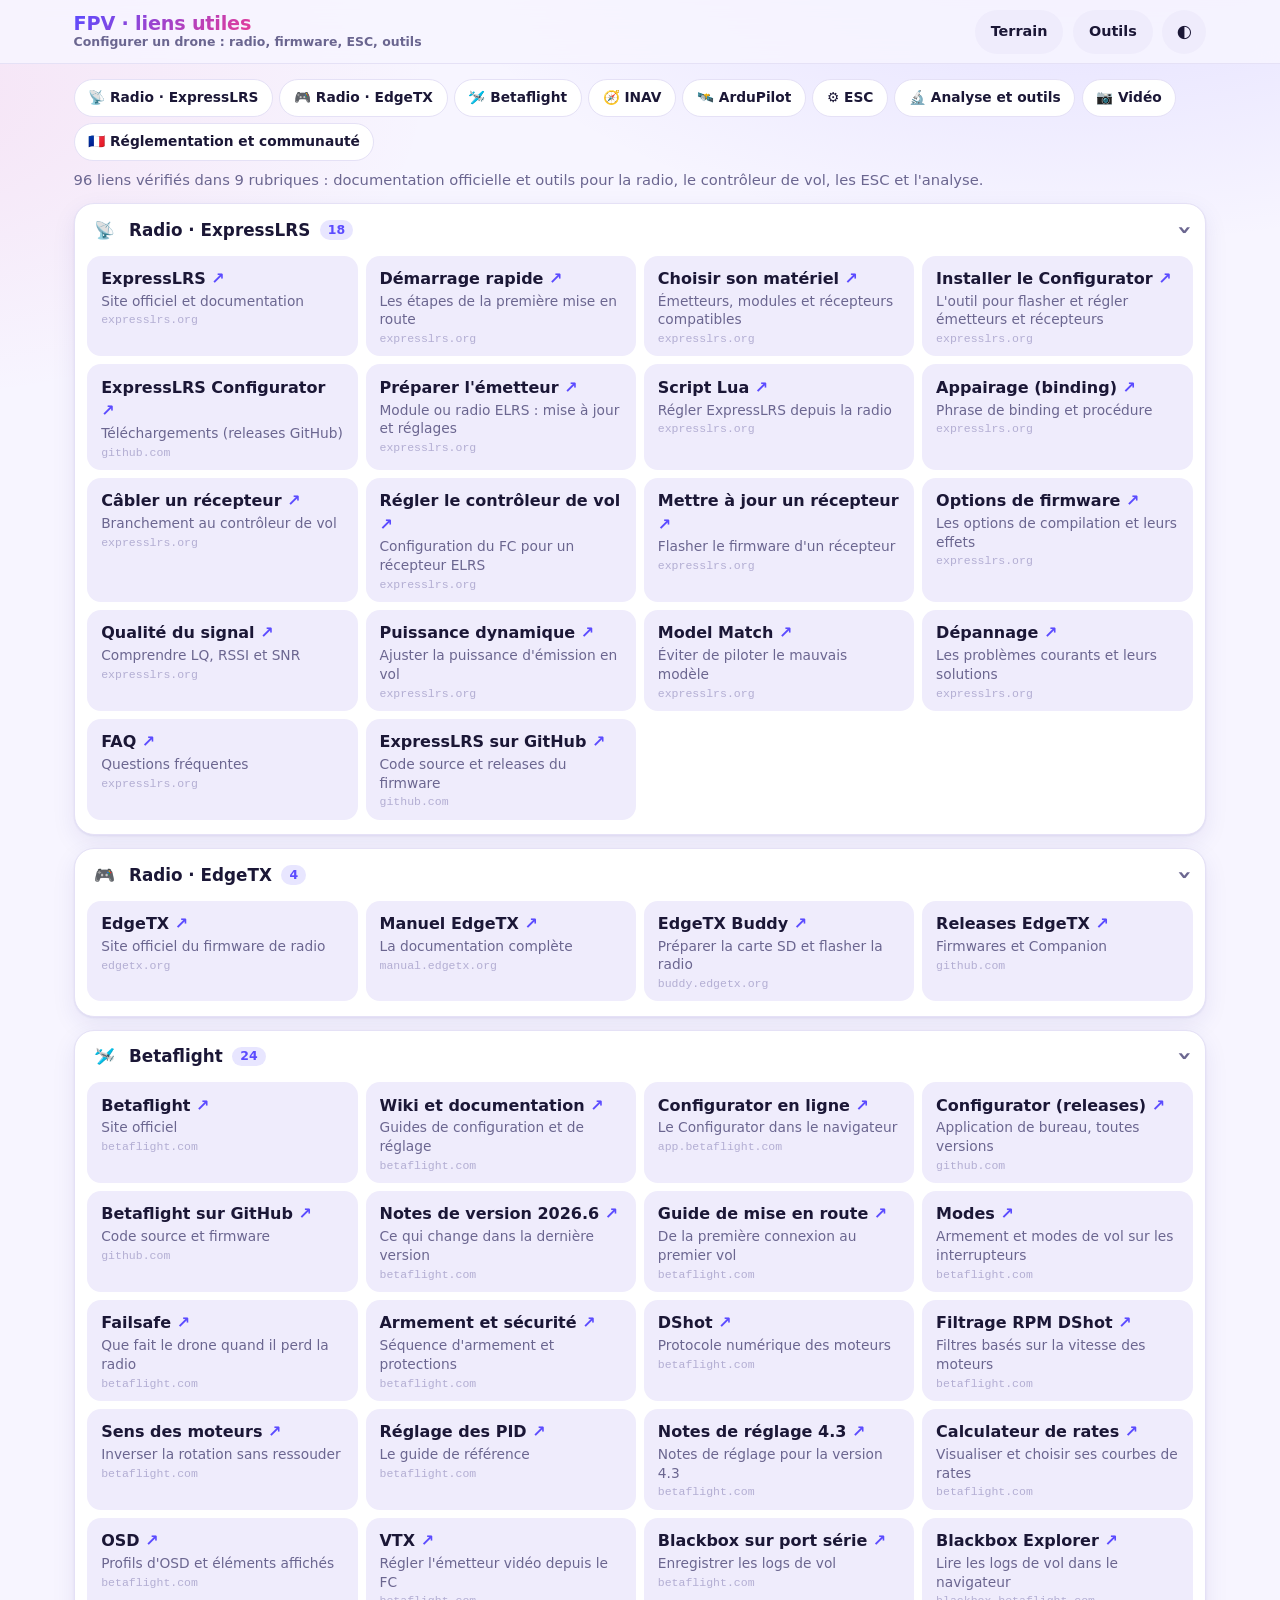
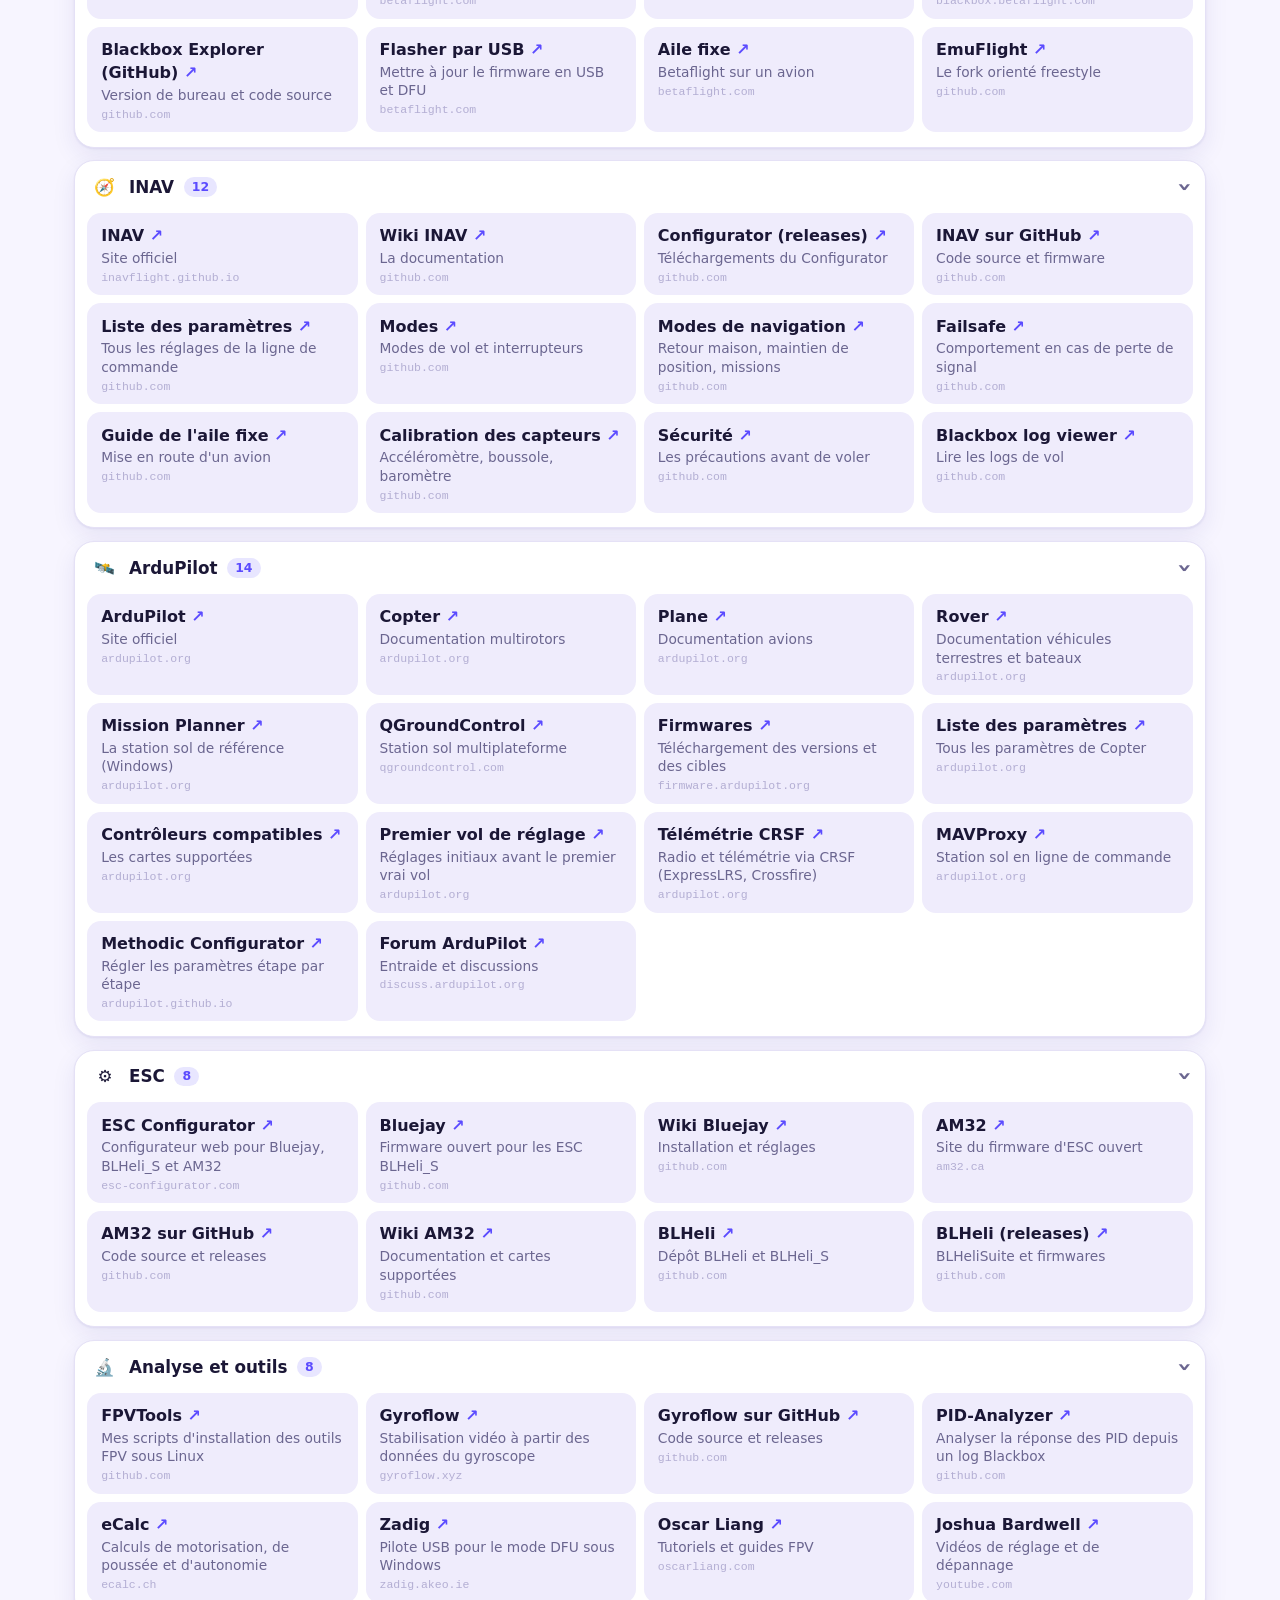
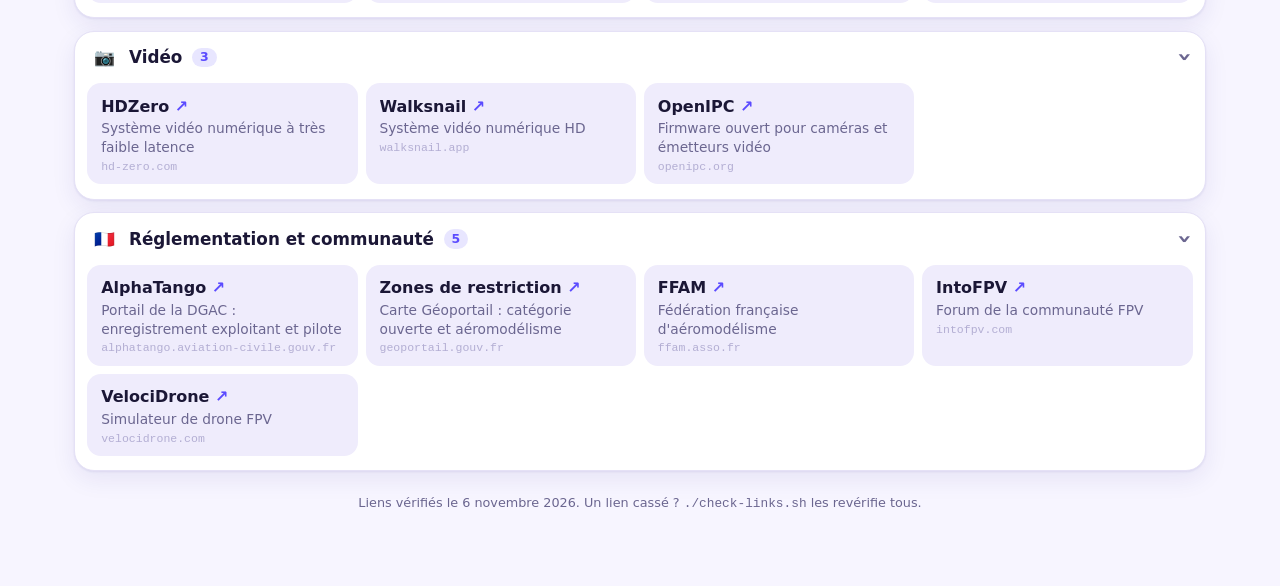
<file: liens.html>
<!doctype html>
<html lang="fr">
<head>
<meta charset="utf-8">
<meta name="viewport" content="width=device-width, initial-scale=1">
<script src="kiosk.js"></script>
<title>FPV · liens utiles</title>
<meta name="description" content="Tous les liens utiles pour configurer un drone FPV : radio ExpressLRS et EdgeTX, Betaflight, INAV, ArduPilot, ESC, outils et documentation.">
<meta name="theme-color" content="#f7f5ff" media="(prefers-color-scheme: light)">
<meta name="theme-color" content="#0f0c22" media="(prefers-color-scheme: dark)">
<link rel="icon" type="image/svg+xml" href="data:image/svg+xml,%3Csvg xmlns='http://www.w3.org/2000/svg' viewBox='0 0 64 64'%3E%3Cdefs%3E%3ClinearGradient id='g' x1='0' y1='0' x2='1' y2='1'%3E%3Cstop offset='0' stop-color='%235b4bff'/%3E%3Cstop offset='1' stop-color='%23e63b97'/%3E%3C/linearGradient%3E%3C/defs%3E%3Crect width='64' height='64' rx='16' fill='url%28%23g%29'/%3E%3Cg fill='none' stroke='%23fff' stroke-width='4' stroke-linecap='round'%3E%3Cpath d='M22 22l20 20M42 22L22 42'/%3E%3Ccircle cx='19' cy='19' r='6'/%3E%3Ccircle cx='45' cy='19' r='6'/%3E%3Ccircle cx='19' cy='45' r='6'/%3E%3Ccircle cx='45' cy='45' r='6'/%3E%3C/g%3E%3Crect x='27' y='27' width='10' height='10' rx='3' fill='%23fff'/%3E%3C/svg%3E">
<!--
  Page autonome : tout le style et le script sont dans ce fichier, rien n'est chargé depuis l'extérieur.
  Les variables de couleur et de rayon (--bg, --card, --ac, --grad…) sont celles de WebApps/code/common.css :
  pour l'intégrer à WebApps, supprimer le bloc « Variables » ci-dessous et ajouter <link rel="stylesheet" href="common.css">.
  Pensée pour les petits écrans (à partir de 240 px de large, écran tactile de kiosque) comme pour les grands.
-->
<style>
/* Variables (identiques à common.css) ----------------------------------- */
:root{
  color-scheme:light;
  --bg:#f7f5ff; --card:#ffffff; --card2:#efecfc; --fg:#1b1736; --mut:#6b6690; --mut2:#b3aed3; --line:#e5e1f6;
  --ac:#5b4bff; --ac2:#e63b97; --ac3:#ffb020; --on-ac:#ffffff;
  --glass:#f7f5ffd9; --shadow:0 1px 2px #2b1f8a14,0 8px 24px #2b1f8a14;
  --ac-soft:color-mix(in srgb,var(--ac) 14%,var(--card));
  --hover:color-mix(in srgb,var(--fg) 7%,transparent);
  --grad:linear-gradient(135deg,var(--ac),var(--ac2));
  --r-s:12px; --r-m:14px; --r-l:20px;
  --f-ui:ui-rounded,"SF Pro Rounded",Nunito,"Varela Round",system-ui,-apple-system,"Segoe UI",Roboto,sans-serif;
  --f-mono:ui-monospace,SFMono-Regular,Menlo,Consolas,monospace;
  accent-color:var(--ac);
}
@media (prefers-color-scheme:dark){
  :root:not([data-theme="light"]){
    color-scheme:dark;
    --bg:#0f0c22; --card:#1a1633; --card2:#262048; --fg:#f2efff; --mut:#a29ccb; --mut2:#544d78; --line:#2f2858;
    --ac:#8f7dff; --ac2:#ff6fb5; --ac3:#ffc247; --on-ac:#150b33;
    --glass:#0f0c22d9; --shadow:0 1px 2px #0007,0 10px 28px #0005;
  }
}
:root[data-theme="dark"]{
  color-scheme:dark;
  --bg:#0f0c22; --card:#1a1633; --card2:#262048; --fg:#f2efff; --mut:#a29ccb; --mut2:#544d78; --line:#2f2858;
  --ac:#8f7dff; --ac2:#ff6fb5; --ac3:#ffc247; --on-ac:#150b33;
  --glass:#0f0c22d9; --shadow:0 1px 2px #0007,0 10px 28px #0005;
}

/* Base --------------------------------------------------------------------- */
*{box-sizing:border-box}
html{-webkit-text-size-adjust:100%}
body{
  margin:0; color:var(--fg); font:16px/1.45 var(--f-ui);
  background:
    radial-gradient(60rem 30rem at 85% -10%, color-mix(in srgb,var(--ac) 14%,transparent), transparent 70%),
    radial-gradient(50rem 28rem at -10% 10%, color-mix(in srgb,var(--ac2) 10%,transparent), transparent 70%),
    var(--bg);
  background-attachment:fixed;
}
.wrap{max-width:74rem; margin:0 auto; padding:0 clamp(.6rem,3vw,1.6rem) 3rem}

/* Barre du haut ------------------------------------------------------------ */
.topbar{position:sticky; top:0; z-index:5; background:var(--glass); backdrop-filter:blur(14px); -webkit-backdrop-filter:blur(14px); border-bottom:1px solid var(--line)}
.topbar-in{max-width:74rem; margin:0 auto; padding:.6rem clamp(.6rem,3vw,1.6rem); display:flex; align-items:center; gap:.6rem}
.brand{flex:1; min-width:0; margin:0; font-size:1.2rem; font-weight:800; letter-spacing:-.01em; line-height:1.15}
.brand>span:first-child{background:var(--grad); -webkit-background-clip:text; background-clip:text; color:transparent}
.subtitle{display:block; color:var(--mut); font-size:.78rem; font-weight:600; letter-spacing:0}
.pill{flex:none; display:inline-flex; align-items:center; min-height:2.75rem; padding:0 1rem; border-radius:999px; background:var(--card2); color:var(--fg); text-decoration:none; font-weight:800; font-size:.9rem}
.pill:hover{background:var(--hover)}
.iconbtn{flex:none; width:2.75rem; height:2.75rem; border:0; border-radius:50%; background:var(--card2); color:var(--fg); font:inherit; font-size:1.1rem; cursor:pointer}
.iconbtn:hover{background:var(--hover)}

/* Navigation par pastilles -------------------------------------------------- */
.chips{display:flex; flex-wrap:wrap; gap:.4rem; padding:.9rem 0 .3rem}
.chips a{display:inline-block; padding:.5rem .85rem; border-radius:999px; background:var(--card); border:1px solid var(--line); color:var(--fg); text-decoration:none; font-size:.86rem; font-weight:700}
.chips a:hover{border-color:var(--ac); background:var(--ac-soft)}
.intro{margin:.2rem 0 .4rem; color:var(--mut); font-size:.92rem}

/* Sections repliables ------------------------------------------------------- */
details.cat{margin:.8rem 0; background:var(--card); border:1px solid var(--line); border-radius:var(--r-l); box-shadow:var(--shadow); scroll-margin-top:4.5rem}
details.cat>summary{display:flex; align-items:center; gap:.6rem; padding:.85rem 1rem; min-height:3rem; cursor:pointer; list-style:none; font-weight:800; font-size:1.05rem}
details.cat>summary::-webkit-details-marker{display:none}
details.cat>summary::after{content:"›"; margin-left:auto; color:var(--mut); font-size:1.5rem; line-height:1; transition:transform .2s}
details.cat[open]>summary::after{transform:rotate(90deg)}
.ic{flex:none; width:1.8rem; text-align:center}
.nm{min-width:0}
.n{flex:none; padding:.05rem .5rem; border-radius:999px; background:var(--ac-soft); color:var(--ac); font-size:.78rem; font-weight:800}

/* Liens ---------------------------------------------------------------------- */
.links{list-style:none; margin:0; padding:0 .8rem .9rem; display:grid; gap:.5rem; grid-template-columns:repeat(auto-fill,minmax(min(100%,16rem),1fr))}
.lk{display:block; height:100%; min-height:2.75rem; padding:.65rem .8rem; border-radius:var(--r-m); background:var(--card2); border:1px solid transparent; color:var(--fg); text-decoration:none}
.lk:hover{border-color:var(--ac); background:var(--ac-soft)}
.lk:focus-visible,.chips a:focus-visible,summary:focus-visible,.iconbtn:focus-visible{outline:3px solid var(--ac); outline-offset:2px}
.lk .t{display:block; font-weight:700; overflow-wrap:anywhere}
.lk .t::after{content:" ↗"; color:var(--ac); font-weight:600}
.lk .d{display:block; margin-top:.1rem; color:var(--mut); font-size:.86rem; line-height:1.35}
.lk .h{display:block; margin-top:.2rem; color:var(--mut2); font:.72rem var(--f-mono); overflow-wrap:anywhere}

footer{margin-top:1.4rem; color:var(--mut); font-size:.8rem; text-align:center}
footer code{font-family:var(--f-mono)}

@media (max-width:360px){
  .pill{padding:0 .6rem; font-size:.82rem}
  .topbar-in{gap:.4rem}
  body{font-size:15px}
  .subtitle{display:none}
  .chips a{padding:.45rem .7rem}
  .links{padding:0 .5rem .6rem}
}
@media (prefers-reduced-motion:reduce){*{transition:none!important}}
@media print{.topbar,.chips{display:none} details.cat{box-shadow:none} details.cat:not([open])>*:not(summary){display:block}}
</style>
</head>
<body>
<header class="topbar">
  <div class="topbar-in">
    <h1 class="brand"><span>FPV · liens utiles</span><span class="subtitle">Configurer un drone : radio, firmware, ESC, outils</span></h1>
    <a class="pill" href="./">Terrain</a>
    <a class="pill" href="outils.html">Outils</a>
    <button class="iconbtn" id="theme" type="button" aria-label="Thème : automatique" title="Thème : automatique">◐</button>
  </div>
</header>

<main class="wrap">
  <nav class="chips" aria-label="Sections">
    <a href="#elrs">📡 Radio · ExpressLRS</a>
    <a href="#edgetx">🎮 Radio · EdgeTX</a>
    <a href="#betaflight">🛩️ Betaflight</a>
    <a href="#inav">🧭 INAV</a>
    <a href="#ardupilot">🛰️ ArduPilot</a>
    <a href="#esc">⚙️ ESC</a>
    <a href="#outils">🔬 Analyse et outils</a>
    <a href="#video">📷 Vidéo</a>
    <a href="#ref">🇫🇷 Réglementation et communauté</a>
  </nav>
  <p class="intro">96 liens vérifiés dans 9 rubriques : documentation officielle et outils pour la radio, le contrôleur de vol, les ESC et l'analyse.</p>

  <details class="cat" id="elrs" open>
    <summary><span class="ic" aria-hidden="true">📡</span><span class="nm">Radio · ExpressLRS</span><span class="n">18</span></summary>
    <ul class="links">
      <li><a class="lk" href="https://www.expresslrs.org/"><span class="t">ExpressLRS</span><span class="d">Site officiel et documentation</span><span class="h">expresslrs.org</span></a></li>
      <li><a class="lk" href="https://www.expresslrs.org/quick-start/getting-started/"><span class="t">Démarrage rapide</span><span class="d">Les étapes de la première mise en route</span><span class="h">expresslrs.org</span></a></li>
      <li><a class="lk" href="https://www.expresslrs.org/hardware/hardware-selection/"><span class="t">Choisir son matériel</span><span class="d">Émetteurs, modules et récepteurs compatibles</span><span class="h">expresslrs.org</span></a></li>
      <li><a class="lk" href="https://www.expresslrs.org/quick-start/installing-configurator/"><span class="t">Installer le Configurator</span><span class="d">L&#x27;outil pour flasher et régler émetteurs et récepteurs</span><span class="h">expresslrs.org</span></a></li>
      <li><a class="lk" href="https://github.com/ExpressLRS/ExpressLRS-Configurator/releases"><span class="t">ExpressLRS Configurator</span><span class="d">Téléchargements (releases GitHub)</span><span class="h">github.com</span></a></li>
      <li><a class="lk" href="https://www.expresslrs.org/quick-start/transmitters/tx-prep/"><span class="t">Préparer l&#x27;émetteur</span><span class="d">Module ou radio ELRS : mise à jour et réglages</span><span class="h">expresslrs.org</span></a></li>
      <li><a class="lk" href="https://www.expresslrs.org/quick-start/transmitters/lua-howto/"><span class="t">Script Lua</span><span class="d">Régler ExpressLRS depuis la radio</span><span class="h">expresslrs.org</span></a></li>
      <li><a class="lk" href="https://www.expresslrs.org/quick-start/binding/"><span class="t">Appairage (binding)</span><span class="d">Phrase de binding et procédure</span><span class="h">expresslrs.org</span></a></li>
      <li><a class="lk" href="https://www.expresslrs.org/quick-start/receivers/wiring-up/"><span class="t">Câbler un récepteur</span><span class="d">Branchement au contrôleur de vol</span><span class="h">expresslrs.org</span></a></li>
      <li><a class="lk" href="https://www.expresslrs.org/quick-start/receivers/configuring-fc/"><span class="t">Régler le contrôleur de vol</span><span class="d">Configuration du FC pour un récepteur ELRS</span><span class="h">expresslrs.org</span></a></li>
      <li><a class="lk" href="https://www.expresslrs.org/quick-start/receivers/updating/"><span class="t">Mettre à jour un récepteur</span><span class="d">Flasher le firmware d&#x27;un récepteur</span><span class="h">expresslrs.org</span></a></li>
      <li><a class="lk" href="https://www.expresslrs.org/quick-start/firmware-options/"><span class="t">Options de firmware</span><span class="d">Les options de compilation et leurs effets</span><span class="h">expresslrs.org</span></a></li>
      <li><a class="lk" href="https://www.expresslrs.org/info/signal-health/"><span class="t">Qualité du signal</span><span class="d">Comprendre LQ, RSSI et SNR</span><span class="h">expresslrs.org</span></a></li>
      <li><a class="lk" href="https://www.expresslrs.org/software/dynamic-transmit-power/"><span class="t">Puissance dynamique</span><span class="d">Ajuster la puissance d&#x27;émission en vol</span><span class="h">expresslrs.org</span></a></li>
      <li><a class="lk" href="https://www.expresslrs.org/software/model-config-match/"><span class="t">Model Match</span><span class="d">Éviter de piloter le mauvais modèle</span><span class="h">expresslrs.org</span></a></li>
      <li><a class="lk" href="https://www.expresslrs.org/quick-start/troubleshooting/"><span class="t">Dépannage</span><span class="d">Les problèmes courants et leurs solutions</span><span class="h">expresslrs.org</span></a></li>
      <li><a class="lk" href="https://www.expresslrs.org/faq/"><span class="t">FAQ</span><span class="d">Questions fréquentes</span><span class="h">expresslrs.org</span></a></li>
      <li><a class="lk" href="https://github.com/ExpressLRS/ExpressLRS"><span class="t">ExpressLRS sur GitHub</span><span class="d">Code source et releases du firmware</span><span class="h">github.com</span></a></li>
    </ul>
  </details>
  <details class="cat" id="edgetx" open>
    <summary><span class="ic" aria-hidden="true">🎮</span><span class="nm">Radio · EdgeTX</span><span class="n">4</span></summary>
    <ul class="links">
      <li><a class="lk" href="https://edgetx.org/"><span class="t">EdgeTX</span><span class="d">Site officiel du firmware de radio</span><span class="h">edgetx.org</span></a></li>
      <li><a class="lk" href="https://manual.edgetx.org/"><span class="t">Manuel EdgeTX</span><span class="d">La documentation complète</span><span class="h">manual.edgetx.org</span></a></li>
      <li><a class="lk" href="https://buddy.edgetx.org/"><span class="t">EdgeTX Buddy</span><span class="d">Préparer la carte SD et flasher la radio</span><span class="h">buddy.edgetx.org</span></a></li>
      <li><a class="lk" href="https://github.com/EdgeTX/edgetx/releases"><span class="t">Releases EdgeTX</span><span class="d">Firmwares et Companion</span><span class="h">github.com</span></a></li>
    </ul>
  </details>
  <details class="cat" id="betaflight" open>
    <summary><span class="ic" aria-hidden="true">🛩️</span><span class="nm">Betaflight</span><span class="n">24</span></summary>
    <ul class="links">
      <li><a class="lk" href="https://betaflight.com/"><span class="t">Betaflight</span><span class="d">Site officiel</span><span class="h">betaflight.com</span></a></li>
      <li><a class="lk" href="https://betaflight.com/docs/wiki"><span class="t">Wiki et documentation</span><span class="d">Guides de configuration et de réglage</span><span class="h">betaflight.com</span></a></li>
      <li><a class="lk" href="https://app.betaflight.com/"><span class="t">Configurator en ligne</span><span class="d">Le Configurator dans le navigateur</span><span class="h">app.betaflight.com</span></a></li>
      <li><a class="lk" href="https://github.com/betaflight/betaflight-configurator/releases"><span class="t">Configurator (releases)</span><span class="d">Application de bureau, toutes versions</span><span class="h">github.com</span></a></li>
      <li><a class="lk" href="https://github.com/betaflight/betaflight"><span class="t">Betaflight sur GitHub</span><span class="d">Code source et firmware</span><span class="h">github.com</span></a></li>
      <li><a class="lk" href="https://betaflight.com/docs/wiki/release/Betaflight-2026-6-Release-Notes"><span class="t">Notes de version 2026.6</span><span class="d">Ce qui change dans la dernière version</span><span class="h">betaflight.com</span></a></li>
      <li><a class="lk" href="https://betaflight.com/docs/wiki/getting-started/setup-guide"><span class="t">Guide de mise en route</span><span class="d">De la première connexion au premier vol</span><span class="h">betaflight.com</span></a></li>
      <li><a class="lk" href="https://betaflight.com/docs/wiki/guides/current/Modes"><span class="t">Modes</span><span class="d">Armement et modes de vol sur les interrupteurs</span><span class="h">betaflight.com</span></a></li>
      <li><a class="lk" href="https://betaflight.com/docs/wiki/guides/current/Failsafe"><span class="t">Failsafe</span><span class="d">Que fait le drone quand il perd la radio</span><span class="h">betaflight.com</span></a></li>
      <li><a class="lk" href="https://betaflight.com/docs/wiki/guides/current/Arming-Sequence-And-Safety"><span class="t">Armement et sécurité</span><span class="d">Séquence d&#x27;armement et protections</span><span class="h">betaflight.com</span></a></li>
      <li><a class="lk" href="https://betaflight.com/docs/wiki/guides/current/Dshot"><span class="t">DShot</span><span class="d">Protocole numérique des moteurs</span><span class="h">betaflight.com</span></a></li>
      <li><a class="lk" href="https://betaflight.com/docs/wiki/guides/current/DSHOT-RPM-Filtering"><span class="t">Filtrage RPM DShot</span><span class="d">Filtres basés sur la vitesse des moteurs</span><span class="h">betaflight.com</span></a></li>
      <li><a class="lk" href="https://betaflight.com/docs/wiki/guides/current/Reversed-motor-direction"><span class="t">Sens des moteurs</span><span class="d">Inverser la rotation sans ressouder</span><span class="h">betaflight.com</span></a></li>
      <li><a class="lk" href="https://betaflight.com/docs/wiki/guides/current/PID-Tuning-Guide"><span class="t">Réglage des PID</span><span class="d">Le guide de référence</span><span class="h">betaflight.com</span></a></li>
      <li><a class="lk" href="https://betaflight.com/docs/wiki/tuning/4-3-Tuning-Notes"><span class="t">Notes de réglage 4.3</span><span class="d">Notes de réglage pour la version 4.3</span><span class="h">betaflight.com</span></a></li>
      <li><a class="lk" href="https://betaflight.com/docs/wiki/guides/current/Rate-Calculator"><span class="t">Calculateur de rates</span><span class="d">Visualiser et choisir ses courbes de rates</span><span class="h">betaflight.com</span></a></li>
      <li><a class="lk" href="https://betaflight.com/docs/wiki/guides/current/OSD-Profiles"><span class="t">OSD</span><span class="d">Profils d&#x27;OSD et éléments affichés</span><span class="h">betaflight.com</span></a></li>
      <li><a class="lk" href="https://betaflight.com/docs/wiki/guides/current/VTX"><span class="t">VTX</span><span class="d">Régler l&#x27;émetteur vidéo depuis le FC</span><span class="h">betaflight.com</span></a></li>
      <li><a class="lk" href="https://betaflight.com/docs/wiki/guides/current/Serial-BlackBox-Logging"><span class="t">Blackbox sur port série</span><span class="d">Enregistrer les logs de vol</span><span class="h">betaflight.com</span></a></li>
      <li><a class="lk" href="https://blackbox.betaflight.com/"><span class="t">Blackbox Explorer</span><span class="d">Lire les logs de vol dans le navigateur</span><span class="h">blackbox.betaflight.com</span></a></li>
      <li><a class="lk" href="https://github.com/betaflight/blackbox-log-viewer"><span class="t">Blackbox Explorer (GitHub)</span><span class="d">Version de bureau et code source</span><span class="h">github.com</span></a></li>
      <li><a class="lk" href="https://betaflight.com/docs/wiki/guides/current/USB-Flashing"><span class="t">Flasher par USB</span><span class="d">Mettre à jour le firmware en USB et DFU</span><span class="h">betaflight.com</span></a></li>
      <li><a class="lk" href="https://betaflight.com/docs/wiki/guides/current/Setup-for-a-Fixed-Wing-Aircraft"><span class="t">Aile fixe</span><span class="d">Betaflight sur un avion</span><span class="h">betaflight.com</span></a></li>
      <li><a class="lk" href="https://github.com/emuflight/EmuFlight"><span class="t">EmuFlight</span><span class="d">Le fork orienté freestyle</span><span class="h">github.com</span></a></li>
    </ul>
  </details>
  <details class="cat" id="inav" open>
    <summary><span class="ic" aria-hidden="true">🧭</span><span class="nm">INAV</span><span class="n">12</span></summary>
    <ul class="links">
      <li><a class="lk" href="https://inavflight.github.io/"><span class="t">INAV</span><span class="d">Site officiel</span><span class="h">inavflight.github.io</span></a></li>
      <li><a class="lk" href="https://github.com/iNavFlight/inav/wiki"><span class="t">Wiki INAV</span><span class="d">La documentation</span><span class="h">github.com</span></a></li>
      <li><a class="lk" href="https://github.com/iNavFlight/inav-configurator/releases"><span class="t">Configurator (releases)</span><span class="d">Téléchargements du Configurator</span><span class="h">github.com</span></a></li>
      <li><a class="lk" href="https://github.com/iNavFlight/inav"><span class="t">INAV sur GitHub</span><span class="d">Code source et firmware</span><span class="h">github.com</span></a></li>
      <li><a class="lk" href="https://github.com/iNavFlight/inav/blob/master/docs/Settings.md"><span class="t">Liste des paramètres</span><span class="d">Tous les réglages de la ligne de commande</span><span class="h">github.com</span></a></li>
      <li><a class="lk" href="https://github.com/iNavFlight/inav/wiki/Modes"><span class="t">Modes</span><span class="d">Modes de vol et interrupteurs</span><span class="h">github.com</span></a></li>
      <li><a class="lk" href="https://github.com/iNavFlight/inav/wiki/Navigation-modes"><span class="t">Modes de navigation</span><span class="d">Retour maison, maintien de position, missions</span><span class="h">github.com</span></a></li>
      <li><a class="lk" href="https://github.com/iNavFlight/inav/wiki/Failsafe"><span class="t">Failsafe</span><span class="d">Comportement en cas de perte de signal</span><span class="h">github.com</span></a></li>
      <li><a class="lk" href="https://github.com/iNavFlight/inav/wiki/Fixed-Wing-Guide"><span class="t">Guide de l&#x27;aile fixe</span><span class="d">Mise en route d&#x27;un avion</span><span class="h">github.com</span></a></li>
      <li><a class="lk" href="https://github.com/iNavFlight/inav/wiki/Sensor-Calibration"><span class="t">Calibration des capteurs</span><span class="d">Accéléromètre, boussole, baromètre</span><span class="h">github.com</span></a></li>
      <li><a class="lk" href="https://github.com/iNavFlight/inav/wiki/Safety"><span class="t">Sécurité</span><span class="d">Les précautions avant de voler</span><span class="h">github.com</span></a></li>
      <li><a class="lk" href="https://github.com/iNavFlight/blackbox-log-viewer"><span class="t">Blackbox log viewer</span><span class="d">Lire les logs de vol</span><span class="h">github.com</span></a></li>
    </ul>
  </details>
  <details class="cat" id="ardupilot" open>
    <summary><span class="ic" aria-hidden="true">🛰️</span><span class="nm">ArduPilot</span><span class="n">14</span></summary>
    <ul class="links">
      <li><a class="lk" href="https://ardupilot.org/"><span class="t">ArduPilot</span><span class="d">Site officiel</span><span class="h">ardupilot.org</span></a></li>
      <li><a class="lk" href="https://ardupilot.org/copter/"><span class="t">Copter</span><span class="d">Documentation multirotors</span><span class="h">ardupilot.org</span></a></li>
      <li><a class="lk" href="https://ardupilot.org/plane/"><span class="t">Plane</span><span class="d">Documentation avions</span><span class="h">ardupilot.org</span></a></li>
      <li><a class="lk" href="https://ardupilot.org/rover/"><span class="t">Rover</span><span class="d">Documentation véhicules terrestres et bateaux</span><span class="h">ardupilot.org</span></a></li>
      <li><a class="lk" href="https://ardupilot.org/planner/"><span class="t">Mission Planner</span><span class="d">La station sol de référence (Windows)</span><span class="h">ardupilot.org</span></a></li>
      <li><a class="lk" href="https://qgroundcontrol.com/"><span class="t">QGroundControl</span><span class="d">Station sol multiplateforme</span><span class="h">qgroundcontrol.com</span></a></li>
      <li><a class="lk" href="https://firmware.ardupilot.org/"><span class="t">Firmwares</span><span class="d">Téléchargement des versions et des cibles</span><span class="h">firmware.ardupilot.org</span></a></li>
      <li><a class="lk" href="https://ardupilot.org/copter/docs/parameters.html"><span class="t">Liste des paramètres</span><span class="d">Tous les paramètres de Copter</span><span class="h">ardupilot.org</span></a></li>
      <li><a class="lk" href="https://ardupilot.org/copter/docs/common-autopilots.html"><span class="t">Contrôleurs compatibles</span><span class="d">Les cartes supportées</span><span class="h">ardupilot.org</span></a></li>
      <li><a class="lk" href="https://ardupilot.org/copter/docs/initial-tuning-flight.html"><span class="t">Premier vol de réglage</span><span class="d">Réglages initiaux avant le premier vrai vol</span><span class="h">ardupilot.org</span></a></li>
      <li><a class="lk" href="https://ardupilot.org/copter/docs/common-crsf-telemetry.html"><span class="t">Télémétrie CRSF</span><span class="d">Radio et télémétrie via CRSF (ExpressLRS, Crossfire)</span><span class="h">ardupilot.org</span></a></li>
      <li><a class="lk" href="https://ardupilot.org/mavproxy/"><span class="t">MAVProxy</span><span class="d">Station sol en ligne de commande</span><span class="h">ardupilot.org</span></a></li>
      <li><a class="lk" href="https://ardupilot.github.io/MethodicConfigurator/"><span class="t">Methodic Configurator</span><span class="d">Régler les paramètres étape par étape</span><span class="h">ardupilot.github.io</span></a></li>
      <li><a class="lk" href="https://discuss.ardupilot.org/"><span class="t">Forum ArduPilot</span><span class="d">Entraide et discussions</span><span class="h">discuss.ardupilot.org</span></a></li>
    </ul>
  </details>
  <details class="cat" id="esc" open>
    <summary><span class="ic" aria-hidden="true">⚙️</span><span class="nm">ESC</span><span class="n">8</span></summary>
    <ul class="links">
      <li><a class="lk" href="https://esc-configurator.com/"><span class="t">ESC Configurator</span><span class="d">Configurateur web pour Bluejay, BLHeli_S et AM32</span><span class="h">esc-configurator.com</span></a></li>
      <li><a class="lk" href="https://github.com/bird-sanctuary/bluejay"><span class="t">Bluejay</span><span class="d">Firmware ouvert pour les ESC BLHeli_S</span><span class="h">github.com</span></a></li>
      <li><a class="lk" href="https://github.com/bird-sanctuary/bluejay/wiki"><span class="t">Wiki Bluejay</span><span class="d">Installation et réglages</span><span class="h">github.com</span></a></li>
      <li><a class="lk" href="https://am32.ca/"><span class="t">AM32</span><span class="d">Site du firmware d&#x27;ESC ouvert</span><span class="h">am32.ca</span></a></li>
      <li><a class="lk" href="https://github.com/am32-firmware/AM32"><span class="t">AM32 sur GitHub</span><span class="d">Code source et releases</span><span class="h">github.com</span></a></li>
      <li><a class="lk" href="https://github.com/am32-firmware/AM32/wiki"><span class="t">Wiki AM32</span><span class="d">Documentation et cartes supportées</span><span class="h">github.com</span></a></li>
      <li><a class="lk" href="https://github.com/bitdump/BLHeli"><span class="t">BLHeli</span><span class="d">Dépôt BLHeli et BLHeli_S</span><span class="h">github.com</span></a></li>
      <li><a class="lk" href="https://github.com/bitdump/BLHeli/releases"><span class="t">BLHeli (releases)</span><span class="d">BLHeliSuite et firmwares</span><span class="h">github.com</span></a></li>
    </ul>
  </details>
  <details class="cat" id="outils" open>
    <summary><span class="ic" aria-hidden="true">🔬</span><span class="nm">Analyse et outils</span><span class="n">8</span></summary>
    <ul class="links">
      <li><a class="lk" href="https://github.com/lstux/FPVTools"><span class="t">FPVTools</span><span class="d">Mes scripts d&#x27;installation des outils FPV sous Linux</span><span class="h">github.com</span></a></li>
      <li><a class="lk" href="https://gyroflow.xyz/"><span class="t">Gyroflow</span><span class="d">Stabilisation vidéo à partir des données du gyroscope</span><span class="h">gyroflow.xyz</span></a></li>
      <li><a class="lk" href="https://github.com/gyroflow/gyroflow"><span class="t">Gyroflow sur GitHub</span><span class="d">Code source et releases</span><span class="h">github.com</span></a></li>
      <li><a class="lk" href="https://github.com/Plasmatree/PID-Analyzer"><span class="t">PID-Analyzer</span><span class="d">Analyser la réponse des PID depuis un log Blackbox</span><span class="h">github.com</span></a></li>
      <li><a class="lk" href="https://www.ecalc.ch/"><span class="t">eCalc</span><span class="d">Calculs de motorisation, de poussée et d&#x27;autonomie</span><span class="h">ecalc.ch</span></a></li>
      <li><a class="lk" href="https://zadig.akeo.ie/"><span class="t">Zadig</span><span class="d">Pilote USB pour le mode DFU sous Windows</span><span class="h">zadig.akeo.ie</span></a></li>
      <li><a class="lk" href="https://oscarliang.com/"><span class="t">Oscar Liang</span><span class="d">Tutoriels et guides FPV</span><span class="h">oscarliang.com</span></a></li>
      <li><a class="lk" href="https://www.youtube.com/@JoshuaBardwell"><span class="t">Joshua Bardwell</span><span class="d">Vidéos de réglage et de dépannage</span><span class="h">youtube.com</span></a></li>
    </ul>
  </details>
  <details class="cat" id="video" open>
    <summary><span class="ic" aria-hidden="true">📷</span><span class="nm">Vidéo</span><span class="n">3</span></summary>
    <ul class="links">
      <li><a class="lk" href="https://www.hd-zero.com/"><span class="t">HDZero</span><span class="d">Système vidéo numérique à très faible latence</span><span class="h">hd-zero.com</span></a></li>
      <li><a class="lk" href="https://walksnail.app/"><span class="t">Walksnail</span><span class="d">Système vidéo numérique HD</span><span class="h">walksnail.app</span></a></li>
      <li><a class="lk" href="https://openipc.org/"><span class="t">OpenIPC</span><span class="d">Firmware ouvert pour caméras et émetteurs vidéo</span><span class="h">openipc.org</span></a></li>
    </ul>
  </details>
  <details class="cat" id="ref" open>
    <summary><span class="ic" aria-hidden="true">🇫🇷</span><span class="nm">Réglementation et communauté</span><span class="n">5</span></summary>
    <ul class="links">
      <li><a class="lk" href="https://alphatango.aviation-civile.gouv.fr/"><span class="t">AlphaTango</span><span class="d">Portail de la DGAC : enregistrement exploitant et pilote</span><span class="h">alphatango.aviation-civile.gouv.fr</span></a></li>
      <li><a class="lk" href="https://www.geoportail.gouv.fr/donnees/restrictions-uas-categorie-ouverte-et-aeromodelisme"><span class="t">Zones de restriction</span><span class="d">Carte Géoportail : catégorie ouverte et aéromodélisme</span><span class="h">geoportail.gouv.fr</span></a></li>
      <li><a class="lk" href="https://www.ffam.asso.fr/"><span class="t">FFAM</span><span class="d">Fédération française d&#x27;aéromodélisme</span><span class="h">ffam.asso.fr</span></a></li>
      <li><a class="lk" href="https://intofpv.com/"><span class="t">IntoFPV</span><span class="d">Forum de la communauté FPV</span><span class="h">intofpv.com</span></a></li>
      <li><a class="lk" href="https://www.velocidrone.com/"><span class="t">VelociDrone</span><span class="d">Simulateur de drone FPV</span><span class="h">velocidrone.com</span></a></li>
    </ul>
  </details>

  <footer>
    Liens vérifiés le 6 novembre 2026. Un lien cassé ? <code>./check-links.sh</code> les revérifie tous.
  </footer>
</main>

<script>
(function(){
  var root=document.documentElement, KEY="fpv-links-theme";
  function load(){try{return localStorage.getItem(KEY)}catch(e){return null}}
  function save(v){try{if(v)localStorage.setItem(KEY,v);else localStorage.removeItem(KEY)}catch(e){}}

  /* Thème : automatique (système) -> sombre -> clair */
  var btn=document.getElementById("theme");
  var names={"":"automatique",dark:"sombre",light:"clair"};
  function paint(){
    var cur=root.getAttribute("data-theme")||"";
    var txt="Thème : "+names[cur];
    btn.setAttribute("aria-label",txt); btn.title=txt;
    btn.textContent=cur==="dark"?"☾":cur==="light"?"☀":"◐";
  }
  var saved=load(); if(saved==="dark"||saved==="light") root.setAttribute("data-theme",saved);
  btn.addEventListener("click",function(){
    var cur=root.getAttribute("data-theme")||"";
    var next=cur===""?"dark":cur==="dark"?"light":"";
    if(next)root.setAttribute("data-theme",next); else root.removeAttribute("data-theme");
    save(next); paint();
  });
  paint();

  /* Petits écrans : rubriques repliées, on ouvre celle qu'on choisit (sans JavaScript, tout reste ouvert) */
  var cats=[].slice.call(document.querySelectorAll("details.cat"));
  if(window.matchMedia&&window.matchMedia("(max-width:520px)").matches) cats.forEach(function(d){d.open=false});
  function openHash(){
    var id=decodeURIComponent(location.hash.slice(1)); if(!id)return;
    var d=document.getElementById(id);
    if(d&&d.tagName==="DETAILS"){d.open=true; d.scrollIntoView()}
  }
  window.addEventListener("hashchange",openHash);
  openHash();
  /* Le même choix deux fois de suite ne déclenche pas hashchange : on rouvre à la main. */
  [].forEach.call(document.querySelectorAll(".chips a"),function(a){
    a.addEventListener("click",function(){
      var d=document.getElementById(a.getAttribute("href").slice(1)); if(d)d.open=true;
    });
  });
})();
</script>
</body>
</html>
</file>
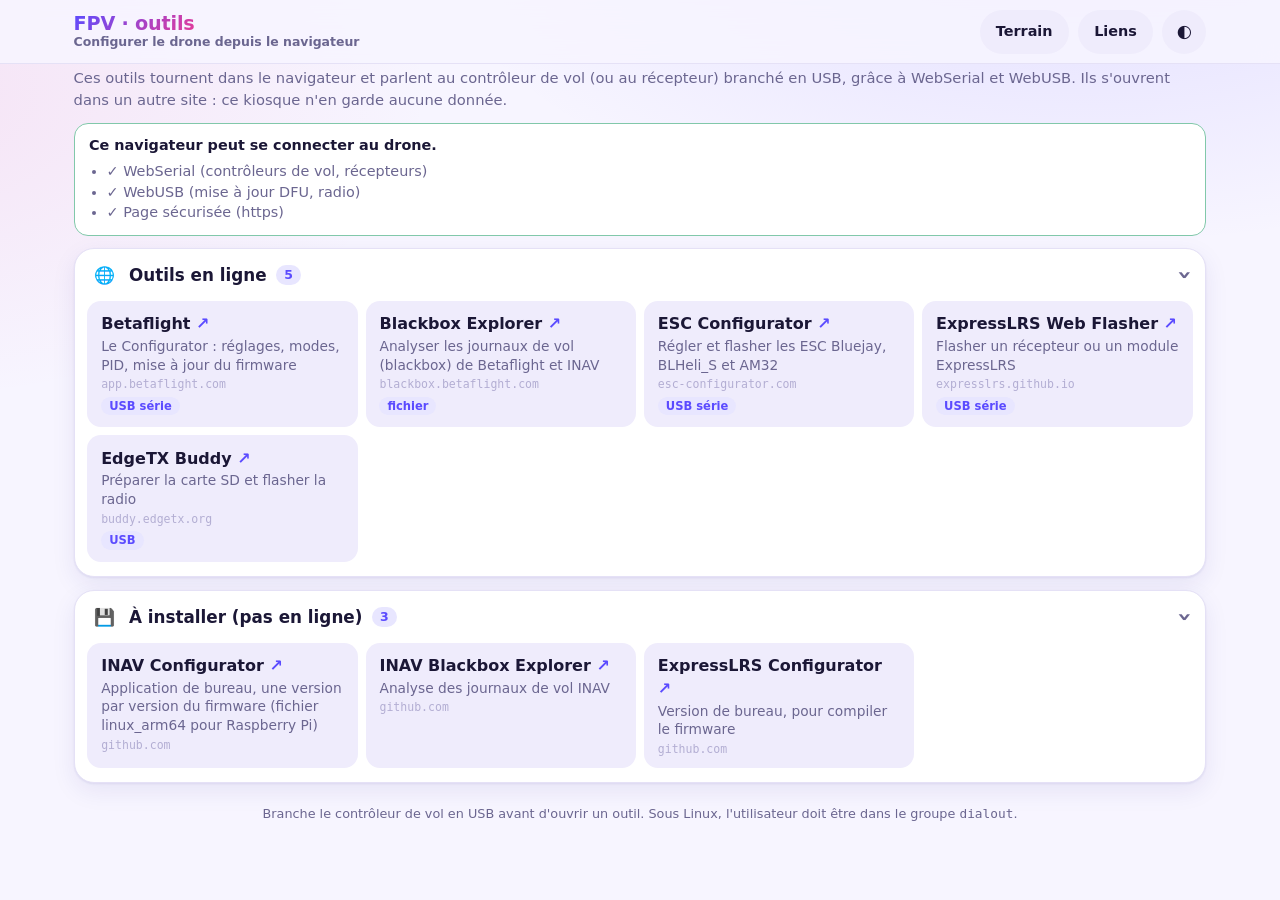
<file: outils.html>
<!doctype html>
<html lang="fr">
<head>
<meta charset="utf-8">
<meta name="viewport" content="width=device-width, initial-scale=1">
<script src="kiosk.js"></script>
<title>FPV · outils</title>
<meta name="description" content="Outils en ligne pour configurer un drone FPV depuis le navigateur : Betaflight, ESC, Blackbox, ExpressLRS.">
<meta name="theme-color" content="#f7f5ff" media="(prefers-color-scheme: light)">
<meta name="theme-color" content="#0f0c22" media="(prefers-color-scheme: dark)">
<link rel="icon" type="image/svg+xml" href="data:image/svg+xml,%3Csvg xmlns='http://www.w3.org/2000/svg' viewBox='0 0 64 64'%3E%3Cdefs%3E%3ClinearGradient id='g' x1='0' y1='0' x2='1' y2='1'%3E%3Cstop offset='0' stop-color='%235b4bff'/%3E%3Cstop offset='1' stop-color='%23e63b97'/%3E%3C/linearGradient%3E%3C/defs%3E%3Crect width='64' height='64' rx='16' fill='url%28%23g%29'/%3E%3Cg fill='none' stroke='%23fff' stroke-width='4' stroke-linecap='round'%3E%3Cpath d='M22 22l20 20M42 22L22 42'/%3E%3Ccircle cx='19' cy='19' r='6'/%3E%3Ccircle cx='45' cy='19' r='6'/%3E%3Ccircle cx='19' cy='45' r='6'/%3E%3Ccircle cx='45' cy='45' r='6'/%3E%3C/g%3E%3Crect x='27' y='27' width='10' height='10' rx='3' fill='%23fff'/%3E%3C/svg%3E">
<!--
  Page autonome : tout le style et le script sont dans ce fichier, rien n'est chargé depuis l'extérieur.
  Les variables de couleur et de rayon (--bg, --card, --ac, --grad…) sont celles de WebApps/code/common.css :
  pour l'intégrer à WebApps, supprimer le bloc « Variables » ci-dessous et ajouter <link rel="stylesheet" href="common.css">.
  Pensée pour les petits écrans (à partir de 240 px de large, écran tactile de kiosque) comme pour les grands.
-->
<style>
/* Variables (identiques à common.css) ----------------------------------- */
:root{
  color-scheme:light;
  --bg:#f7f5ff; --card:#ffffff; --card2:#efecfc; --fg:#1b1736; --mut:#6b6690; --mut2:#b3aed3; --line:#e5e1f6;
  --ac:#5b4bff; --ac2:#e63b97; --ac3:#ffb020; --on-ac:#ffffff;
  --glass:#f7f5ffd9; --shadow:0 1px 2px #2b1f8a14,0 8px 24px #2b1f8a14;
  --ac-soft:color-mix(in srgb,var(--ac) 14%,var(--card));
  --hover:color-mix(in srgb,var(--fg) 7%,transparent);
  --grad:linear-gradient(135deg,var(--ac),var(--ac2));
  --r-s:12px; --r-m:14px; --r-l:20px;
  --f-ui:ui-rounded,"SF Pro Rounded",Nunito,"Varela Round",system-ui,-apple-system,"Segoe UI",Roboto,sans-serif;
  --f-mono:ui-monospace,SFMono-Regular,Menlo,Consolas,monospace;
  accent-color:var(--ac);
}
@media (prefers-color-scheme:dark){
  :root:not([data-theme="light"]){
    color-scheme:dark;
    --bg:#0f0c22; --card:#1a1633; --card2:#262048; --fg:#f2efff; --mut:#a29ccb; --mut2:#544d78; --line:#2f2858;
    --ac:#8f7dff; --ac2:#ff6fb5; --ac3:#ffc247; --on-ac:#150b33;
    --glass:#0f0c22d9; --shadow:0 1px 2px #0007,0 10px 28px #0005;
  }
}
:root[data-theme="dark"]{
  color-scheme:dark;
  --bg:#0f0c22; --card:#1a1633; --card2:#262048; --fg:#f2efff; --mut:#a29ccb; --mut2:#544d78; --line:#2f2858;
  --ac:#8f7dff; --ac2:#ff6fb5; --ac3:#ffc247; --on-ac:#150b33;
  --glass:#0f0c22d9; --shadow:0 1px 2px #0007,0 10px 28px #0005;
}

/* Base --------------------------------------------------------------------- */
*{box-sizing:border-box}
html{-webkit-text-size-adjust:100%}
body{
  margin:0; color:var(--fg); font:16px/1.45 var(--f-ui);
  background:
    radial-gradient(60rem 30rem at 85% -10%, color-mix(in srgb,var(--ac) 14%,transparent), transparent 70%),
    radial-gradient(50rem 28rem at -10% 10%, color-mix(in srgb,var(--ac2) 10%,transparent), transparent 70%),
    var(--bg);
  background-attachment:fixed;
}
.wrap{max-width:74rem; margin:0 auto; padding:0 clamp(.6rem,3vw,1.6rem) 3rem}

/* Barre du haut ------------------------------------------------------------ */
.topbar{position:sticky; top:0; z-index:5; background:var(--glass); backdrop-filter:blur(14px); -webkit-backdrop-filter:blur(14px); border-bottom:1px solid var(--line)}
.topbar-in{max-width:74rem; margin:0 auto; padding:.6rem clamp(.6rem,3vw,1.6rem); display:flex; align-items:center; gap:.6rem}
.brand{flex:1; min-width:0; margin:0; font-size:1.2rem; font-weight:800; letter-spacing:-.01em; line-height:1.15}
.brand>span:first-child{background:var(--grad); -webkit-background-clip:text; background-clip:text; color:transparent}
.subtitle{display:block; color:var(--mut); font-size:.78rem; font-weight:600; letter-spacing:0}
.pill{flex:none; display:inline-flex; align-items:center; min-height:2.75rem; padding:0 1rem; border-radius:999px; background:var(--card2); color:var(--fg); text-decoration:none; font-weight:800; font-size:.9rem}
.pill:hover{background:var(--hover)}
.iconbtn{flex:none; width:2.75rem; height:2.75rem; border:0; border-radius:50%; background:var(--card2); color:var(--fg); font:inherit; font-size:1.1rem; cursor:pointer}
.iconbtn:hover{background:var(--hover)}

/* Navigation par pastilles -------------------------------------------------- */
.chips{display:flex; flex-wrap:wrap; gap:.4rem; padding:.9rem 0 .3rem}
.chips a{display:inline-block; padding:.5rem .85rem; border-radius:999px; background:var(--card); border:1px solid var(--line); color:var(--fg); text-decoration:none; font-size:.86rem; font-weight:700}
.chips a:hover{border-color:var(--ac); background:var(--ac-soft)}
.intro{margin:.2rem 0 .4rem; color:var(--mut); font-size:.92rem}

/* Sections repliables ------------------------------------------------------- */
details.cat{margin:.8rem 0; background:var(--card); border:1px solid var(--line); border-radius:var(--r-l); box-shadow:var(--shadow); scroll-margin-top:4.5rem}
details.cat>summary{display:flex; align-items:center; gap:.6rem; padding:.85rem 1rem; min-height:3rem; cursor:pointer; list-style:none; font-weight:800; font-size:1.05rem}
details.cat>summary::-webkit-details-marker{display:none}
details.cat>summary::after{content:"›"; margin-left:auto; color:var(--mut); font-size:1.5rem; line-height:1; transition:transform .2s}
details.cat[open]>summary::after{transform:rotate(90deg)}
.ic{flex:none; width:1.8rem; text-align:center}
.nm{min-width:0}
.n{flex:none; padding:.05rem .5rem; border-radius:999px; background:var(--ac-soft); color:var(--ac); font-size:.78rem; font-weight:800}

/* Liens ---------------------------------------------------------------------- */
.links{list-style:none; margin:0; padding:0 .8rem .9rem; display:grid; gap:.5rem; grid-template-columns:repeat(auto-fill,minmax(min(100%,16rem),1fr))}
.lk{display:block; height:100%; min-height:2.75rem; padding:.65rem .8rem; border-radius:var(--r-m); background:var(--card2); border:1px solid transparent; color:var(--fg); text-decoration:none}
.lk:hover{border-color:var(--ac); background:var(--ac-soft)}
.lk:focus-visible,.chips a:focus-visible,summary:focus-visible,.iconbtn:focus-visible{outline:3px solid var(--ac); outline-offset:2px}
.lk .t{display:block; font-weight:700; overflow-wrap:anywhere}
.lk .t::after{content:" ↗"; color:var(--ac); font-weight:600}
.lk .d{display:block; margin-top:.1rem; color:var(--mut); font-size:.86rem; line-height:1.35}
.lk .h{display:block; margin-top:.2rem; color:var(--mut2); font:.72rem var(--f-mono); overflow-wrap:anywhere}

footer{margin-top:1.4rem; color:var(--mut); font-size:.8rem; text-align:center}
footer code{font-family:var(--f-mono)}

@media (max-width:360px){
  .pill{padding:0 .6rem; font-size:.82rem}
  .topbar-in{gap:.4rem}
  body{font-size:15px}
  .subtitle{display:none}
  .chips a{padding:.45rem .7rem}
  .links{padding:0 .5rem .6rem}
}
@media (prefers-reduced-motion:reduce){*{transition:none!important}}
@media print{.topbar,.chips{display:none} details.cat{box-shadow:none} details.cat:not([open])>*:not(summary){display:block}}

/* Outils -------------------------------------------------------------------- */
.status{margin:.8rem 0 .2rem; padding:.7rem .9rem; border-radius:var(--r-m); border:1px solid var(--line); background:var(--card); font-size:.9rem}
.status strong{font-weight:800}
.status.ok{border-color:color-mix(in srgb,#2fb36b 55%,var(--line))}
.status.ko{border-color:color-mix(in srgb,var(--ac2) 60%,var(--line)); background:color-mix(in srgb,var(--ac2) 8%,var(--card))}
.status ul{margin:.3rem 0 0; padding-left:1.1rem; color:var(--mut)}
.tag{display:inline-block; margin:.35rem .3rem 0 0; padding:.05rem .5rem; border-radius:999px; background:var(--ac-soft); color:var(--ac); font-size:.72rem; font-weight:800}
</style>
</head>
<body>
<header class="topbar">
  <div class="topbar-in">
    <h1 class="brand"><span>FPV · outils</span><span class="subtitle">Configurer le drone depuis le navigateur</span></h1>
    <a class="pill" href="./">Terrain</a>
    <a class="pill" href="liens.html">Liens</a>
    <button class="iconbtn" id="theme" type="button" aria-label="Thème : automatique" title="Thème : automatique">◐</button>
  </div>
</header>

<main class="wrap">
  <p class="intro">Ces outils tournent dans le navigateur et parlent au contrôleur de vol (ou au récepteur) branché en USB, grâce à WebSerial et WebUSB. Ils s'ouvrent dans un autre site : ce kiosque n'en garde aucune donnée.</p>
  <div class="status" id="status" role="status">Vérification du navigateur…</div>

  <details class="cat" id="web" open>
    <summary><span class="ic" aria-hidden="true">🌐</span><span class="nm">Outils en ligne</span><span class="n">5</span></summary>
    <ul class="links">
      <li><a class="lk" href="https://app.betaflight.com/"><span class="t">Betaflight</span><span class="d">Le Configurator : réglages, modes, PID, mise à jour du firmware</span><span class="h">app.betaflight.com</span><span class="tag">USB série</span></a></li>
      <li><a class="lk" href="https://blackbox.betaflight.com/"><span class="t">Blackbox Explorer</span><span class="d">Analyser les journaux de vol (blackbox) de Betaflight et INAV</span><span class="h">blackbox.betaflight.com</span><span class="tag">fichier</span></a></li>
      <li><a class="lk" href="https://esc-configurator.com/"><span class="t">ESC Configurator</span><span class="d">Régler et flasher les ESC Bluejay, BLHeli_S et AM32</span><span class="h">esc-configurator.com</span><span class="tag">USB série</span></a></li>
      <li><a class="lk" href="https://expresslrs.github.io/web-flasher/"><span class="t">ExpressLRS Web Flasher</span><span class="d">Flasher un récepteur ou un module ExpressLRS</span><span class="h">expresslrs.github.io</span><span class="tag">USB série</span></a></li>
      <li><a class="lk" href="https://buddy.edgetx.org/"><span class="t">EdgeTX Buddy</span><span class="d">Préparer la carte SD et flasher la radio</span><span class="h">buddy.edgetx.org</span><span class="tag">USB</span></a></li>
    </ul>
  </details>
  <details class="cat" id="app" open>
    <summary><span class="ic" aria-hidden="true">💾</span><span class="nm">À installer (pas en ligne)</span><span class="n">3</span></summary>
    <ul class="links">
      <li><a class="lk" href="https://github.com/iNavFlight/inav-configurator/releases"><span class="t">INAV Configurator</span><span class="d">Application de bureau, une version par version du firmware (fichier linux_arm64 pour Raspberry Pi)</span><span class="h">github.com</span></a></li>
      <li><a class="lk" href="https://github.com/iNavFlight/blackbox-log-viewer/releases"><span class="t">INAV Blackbox Explorer</span><span class="d">Analyse des journaux de vol INAV</span><span class="h">github.com</span></a></li>
      <li><a class="lk" href="https://github.com/ExpressLRS/ExpressLRS-Configurator/releases"><span class="t">ExpressLRS Configurator</span><span class="d">Version de bureau, pour compiler le firmware</span><span class="h">github.com</span></a></li>
    </ul>
  </details>

  <footer>
    Branche le contrôleur de vol en USB avant d'ouvrir un outil. Sous Linux, l'utilisateur doit être dans le groupe <code>dialout</code>.
  </footer>
</main>

<script>
(function(){
  var root=document.documentElement, KEY="fpv-links-theme";
  function load(){try{return localStorage.getItem(KEY)}catch(e){return null}}
  function save(v){try{if(v)localStorage.setItem(KEY,v);else localStorage.removeItem(KEY)}catch(e){}}

  /* Thème : automatique (système) -> sombre -> clair */
  var btn=document.getElementById("theme");
  var names={"":"automatique",dark:"sombre",light:"clair"};
  function paint(){
    var cur=root.getAttribute("data-theme")||"";
    var txt="Thème : "+names[cur];
    btn.setAttribute("aria-label",txt); btn.title=txt;
    btn.textContent=cur==="dark"?"☾":cur==="light"?"☀":"◐";
  }
  var saved=load(); if(saved==="dark"||saved==="light") root.setAttribute("data-theme",saved);
  btn.addEventListener("click",function(){
    var cur=root.getAttribute("data-theme")||"";
    var next=cur===""?"dark":cur==="dark"?"light":"";
    if(next)root.setAttribute("data-theme",next); else root.removeAttribute("data-theme");
    save(next); paint();
  });
  paint();

  /* Ce navigateur sait-il parler aux ports USB ? (Chrome, Chromium, Edge : oui ; Firefox, Safari : non) */
  var st=document.getElementById("status");
  var serial="serial" in navigator, usb="usb" in navigator, secure=window.isSecureContext;
  function line(ok,txt){var li=document.createElement("li"); li.textContent=(ok?"✓ ":"✗ ")+txt; return li}
  var ul=document.createElement("ul");
  ul.appendChild(line(serial,"WebSerial (contrôleurs de vol, récepteurs)"));
  ul.appendChild(line(usb,"WebUSB (mise à jour DFU, radio)"));
  ul.appendChild(line(secure,"Page sécurisée (https)"));
  var ok=serial&&secure;
  st.className="status "+(ok?"ok":"ko");
  var strong=document.createElement("strong");
  strong.textContent=ok?"Ce navigateur peut se connecter au drone.":"Ce navigateur ne pourra pas se connecter au drone.";
  st.textContent="";
  st.appendChild(strong);
  if(!ok){st.appendChild(document.createTextNode(" Utilise Chrome, Chromium ou Edge sur ordinateur."))}
  st.appendChild(ul);

  /* Petits écrans : rubriques repliées, on ouvre celle qu'on choisit */
  if(window.matchMedia&&window.matchMedia("(max-width:520px)").matches){
    [].forEach.call(document.querySelectorAll("details.cat"),function(d,i){d.open=(i===0)});
  }
})();
</script>
</body>
</html>
</file>
